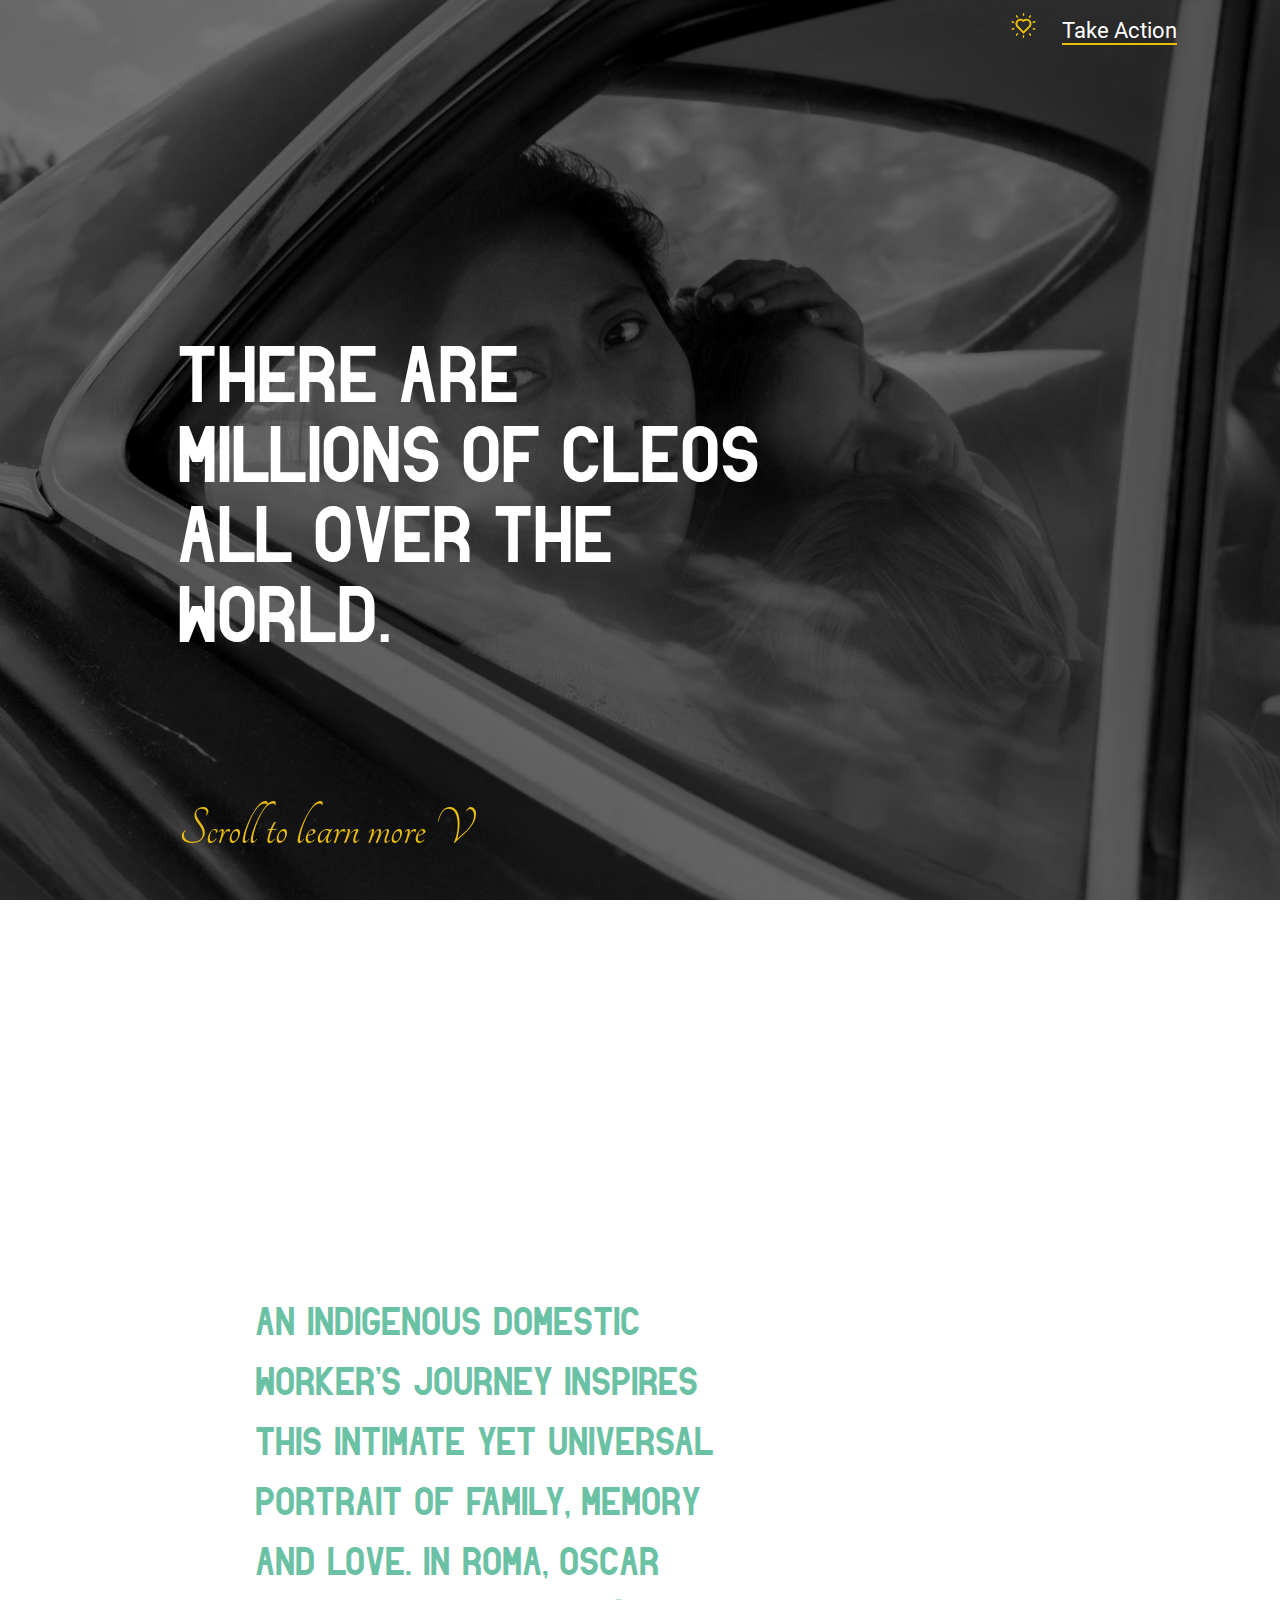
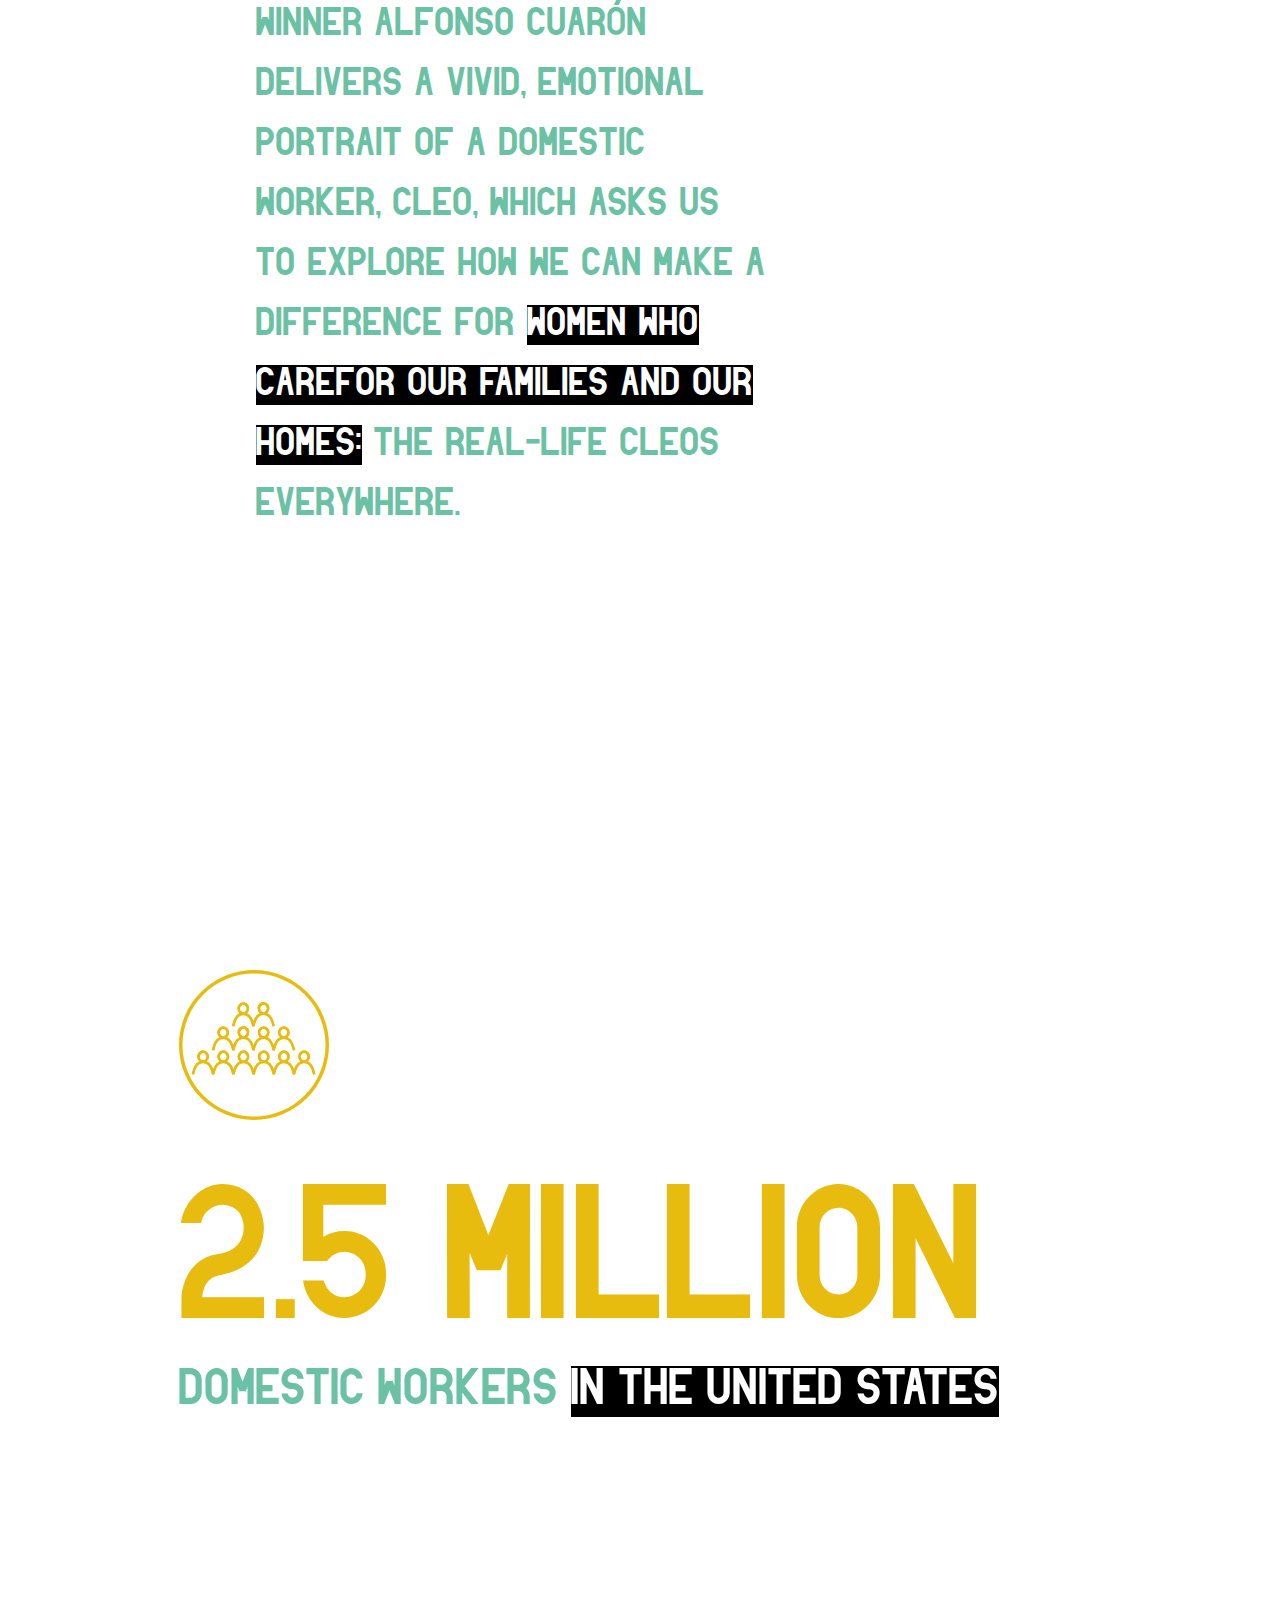
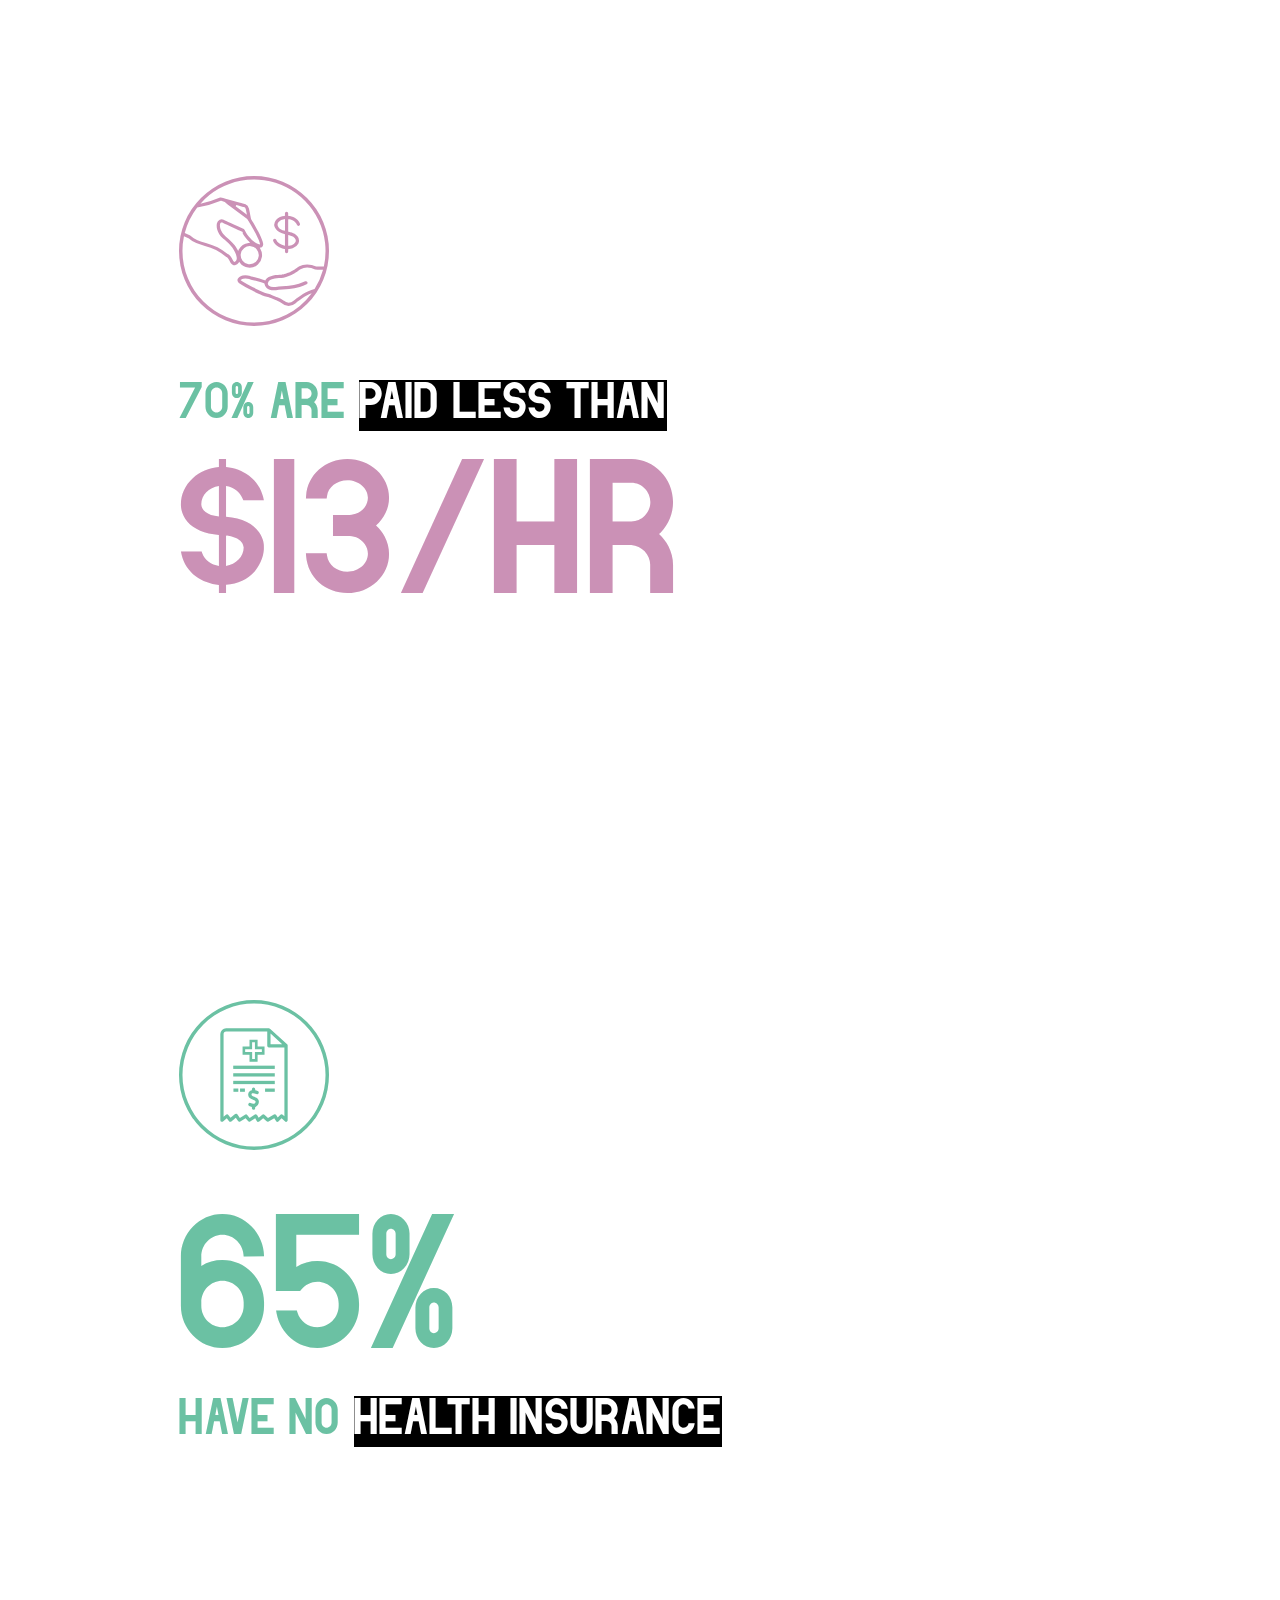
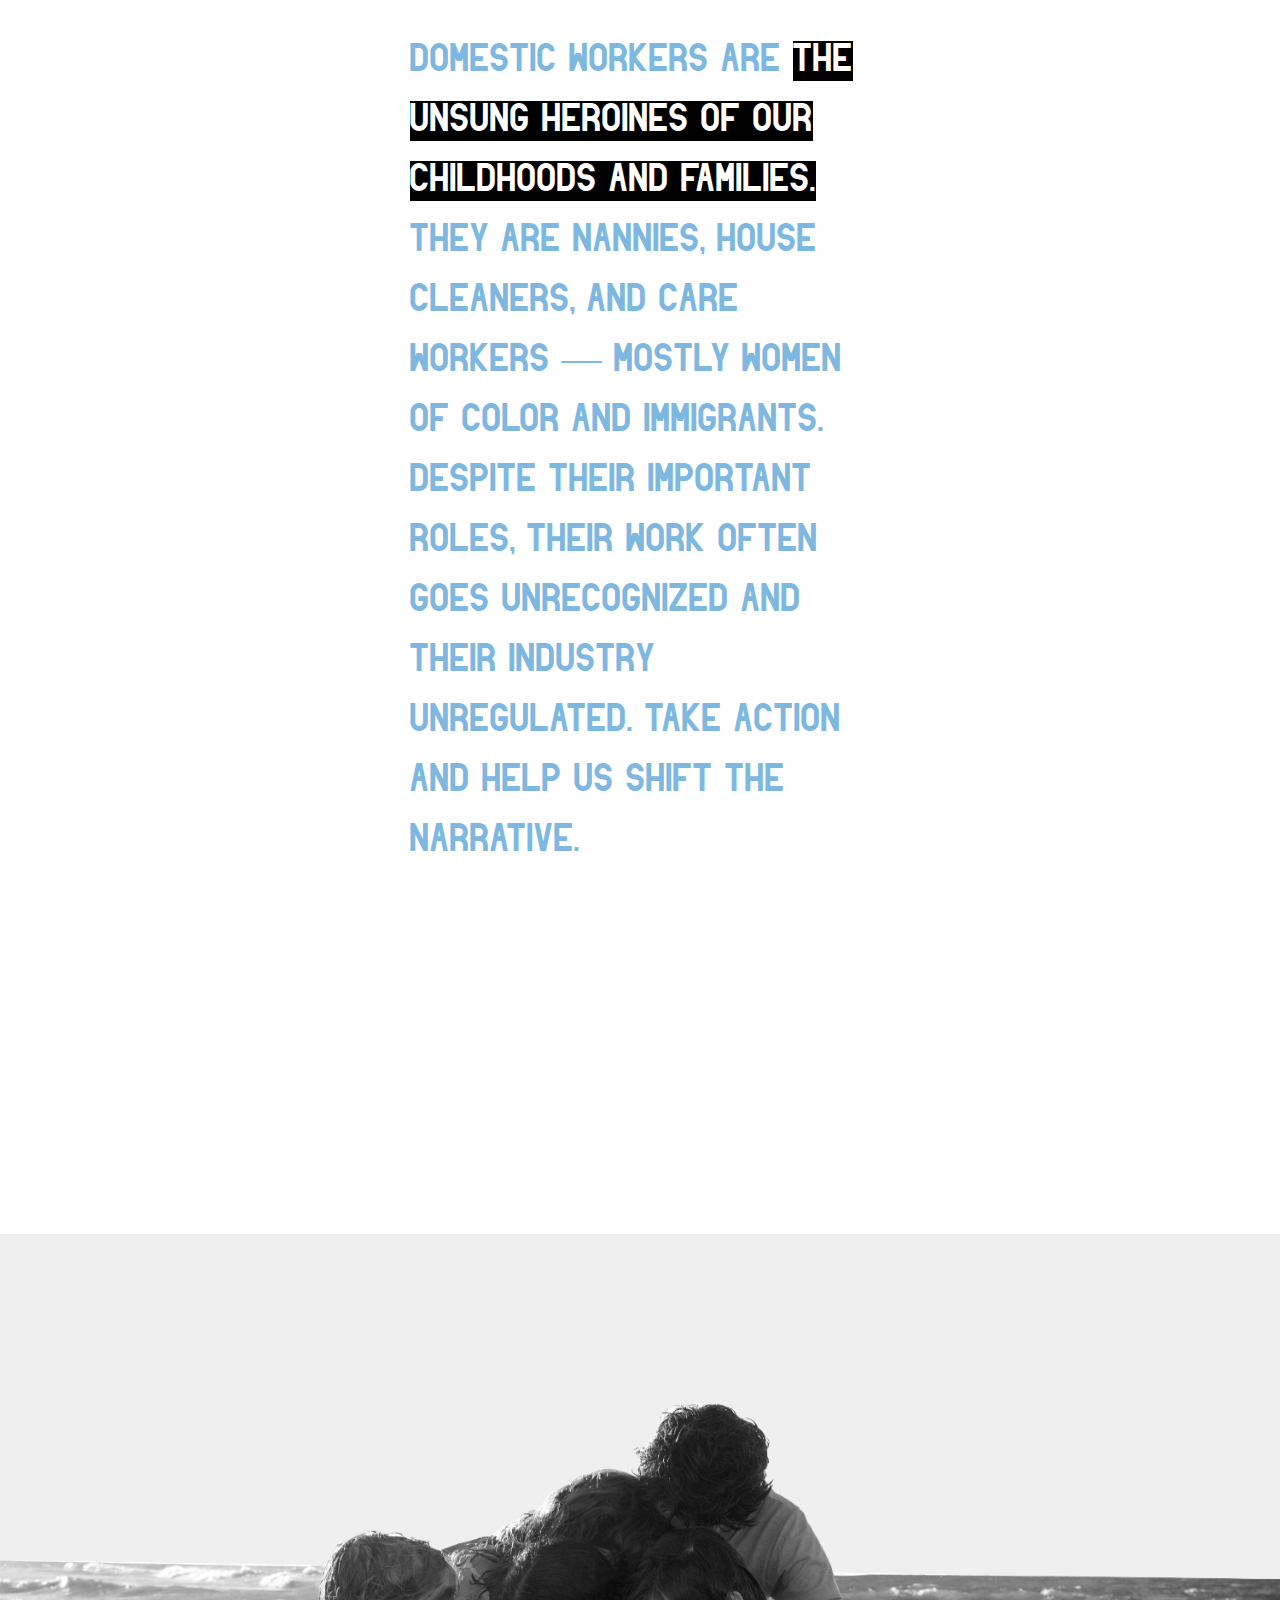
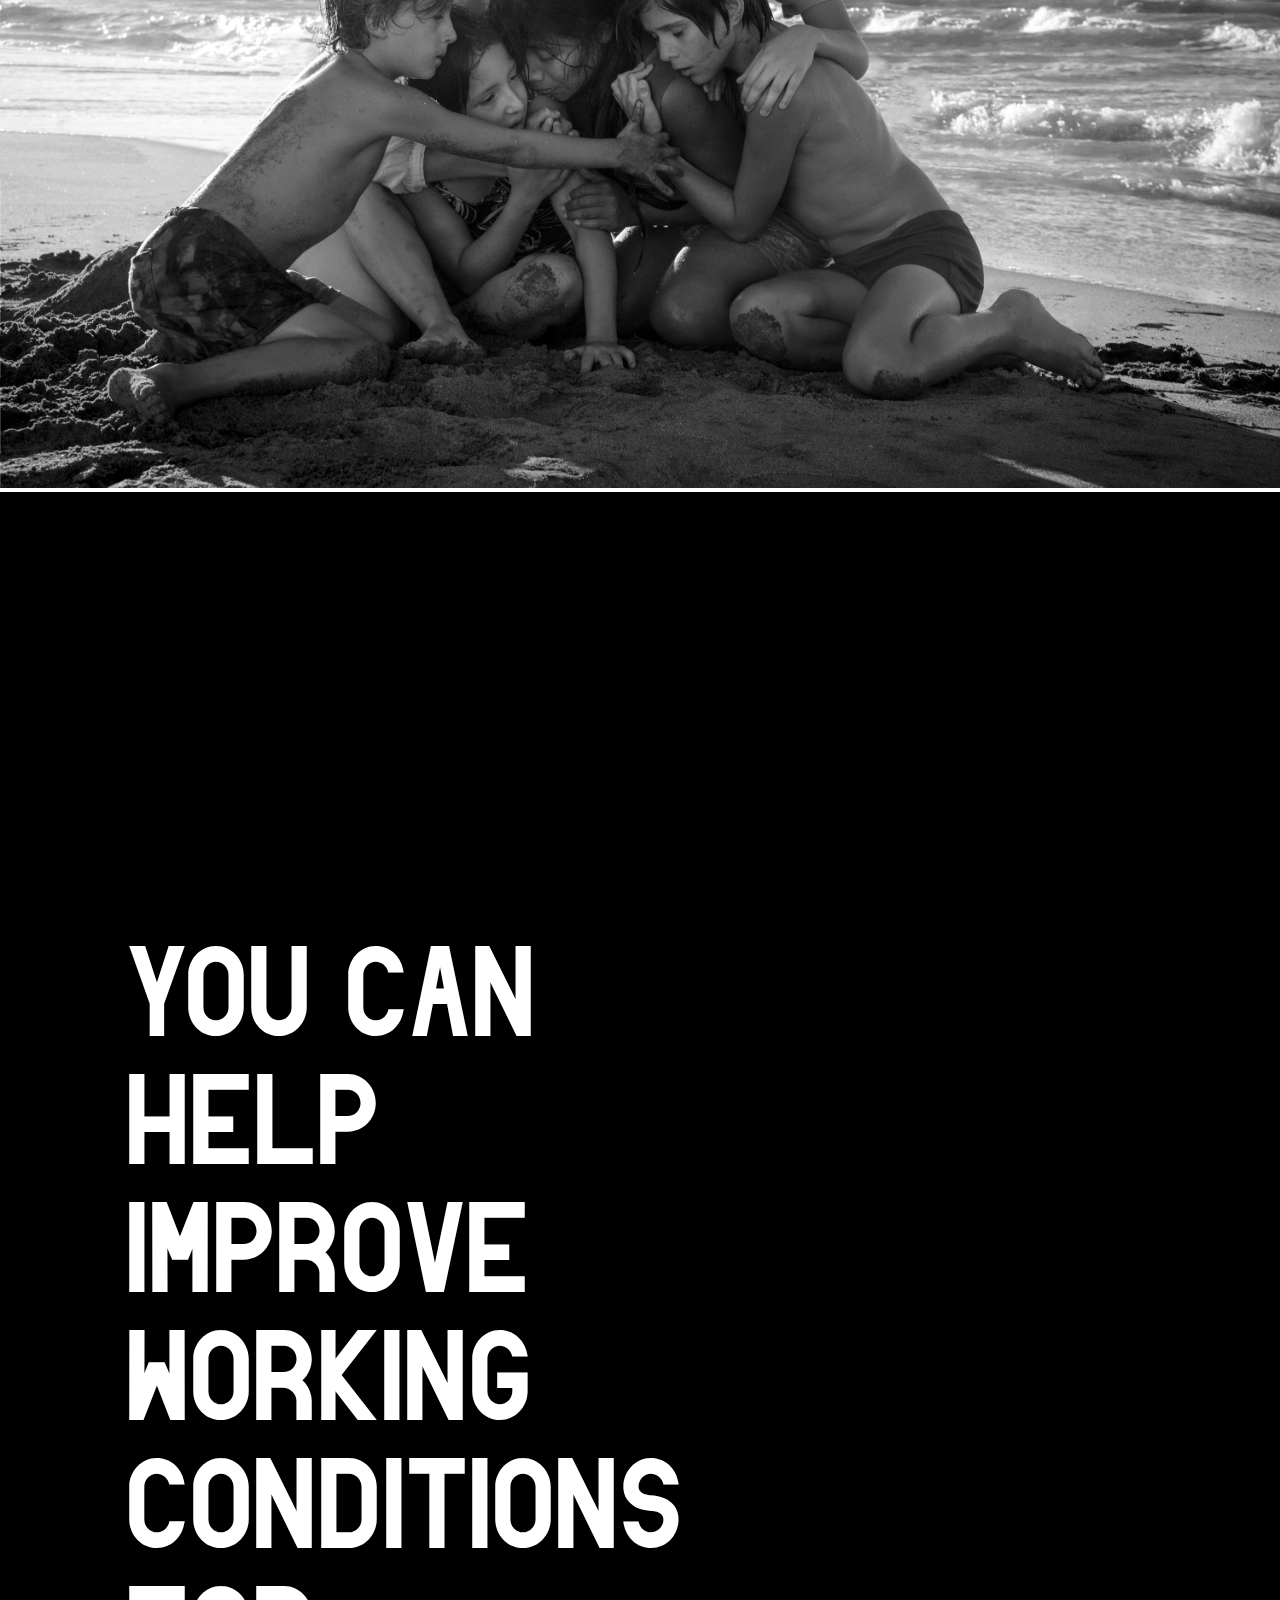
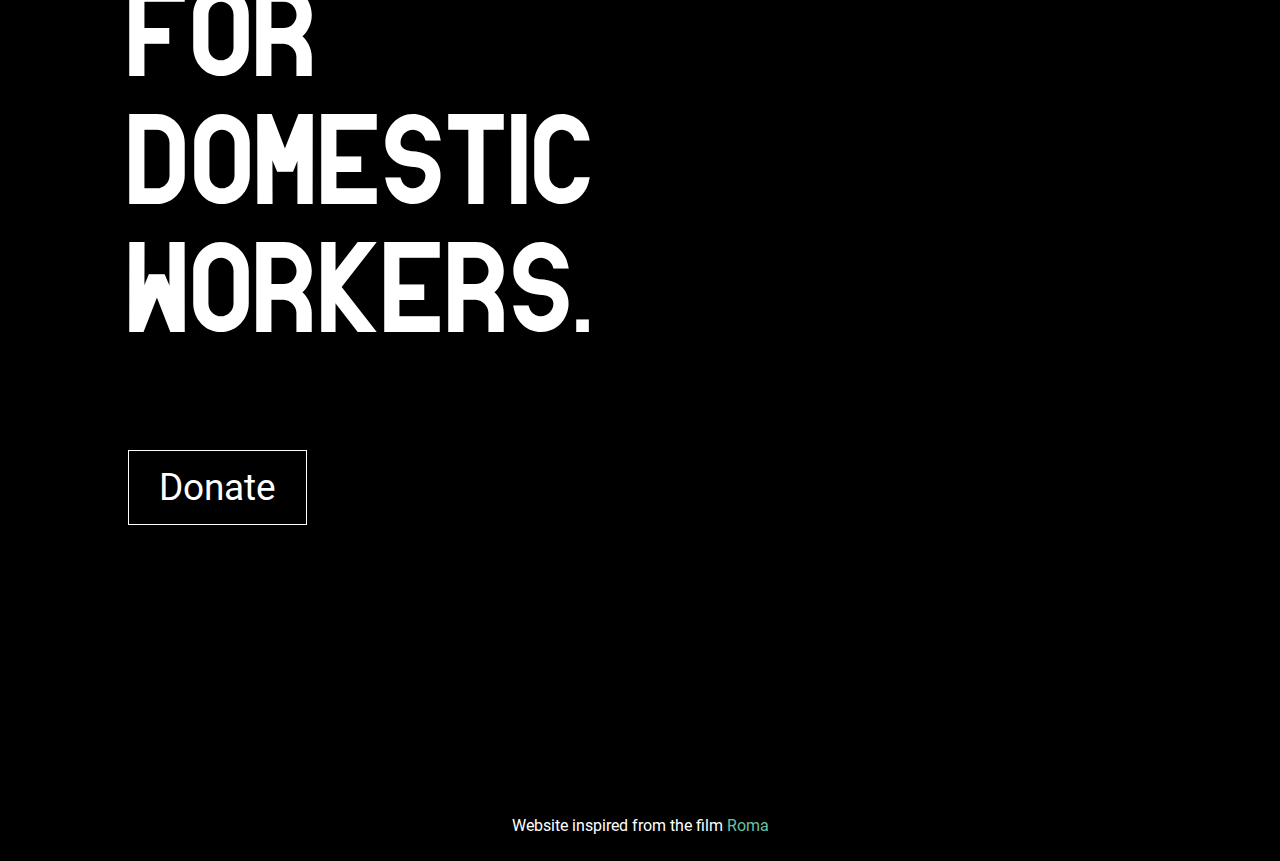
<file: index.html>
<!DOCTYPE html>
<html lang="en">

<head>
    <meta charset="UTF-8">
    <meta http-equiv="X-UA-Compatible" content="IE=edge">
    <meta name="viewport" content="width=device-width, initial-scale=1.0">
    <title></title>
    <link rel="stylesheet" href="assets/css/style.css">
</head>

<body>
    <header>
        <img src="assets/img/heart.svg" alt="">
        <a href="#">Take Action</a>
    </header>
    <main>
        <section>
            <!-- hero -->
            <article id="hero">
                <h1>THERE ARE MILLIONS OF CLEOS ALL OVER THE WORLD.</h1>
                <p>Scroll to learn more V</p>
            </article>

            <!-- introduction -->
            <article id="introduction">
                <p>AN INDIGENOUS DOMESTIC WORKER’S JOURNEY INSPIRES THIS INTIMATE
                    YET UNIVERSAL PORTRAIT OF FAMILY, MEMORY AND LOVE. IN ROMA, OSCAR WINNER ALFONSO CUARÓN DELIVERS
                    A VIVID, EMOTIONAL PORTRAIT OF A DOMESTIC WORKER, CLEO, WHICH ASKS US TO EXPLORE HOW WE CAN MAKE
                    A DIFFERENCE FOR <span>WOMEN WHO CAREFOR OUR FAMILIES AND OUR HOMES:</span>
                    THE REAL-LIFE CLEOS EVERYWHERE.
                </p>
            </article>

            <!-- workers -->
            <article id="workers">
                <img class="svg" src="assets/img/stat-workers-color.svg" alt="picWorkers">
                <h2>2.5 million</h2>
                <h3> Domestic workers <span>in the United States</span></h3>
            </article>

            <!-- paid -->
            <article id="paid">
                <img class="svg" src="assets/img/stat-pay-color.svg" alt="picPay">
                <h3>70% are <span>paid less than</span> </h3>
                <h2>$13/Hr</h2>
            </article>

            <!-- insurance -->
            <article id="insurance">
                <img class="svg" src="assets/img/stat-health-color.svg" alt="picHealth">
                <h2>65%</h2>
                <h3> Have no <span>health insurance</span></h3>
                <p>DOMESTIC WORKERS ARE <span class:="screenSpan">THE UNSUNG HEROINES OF OUR CHILDHOODS AND
                        FAMILIES.</span> THEY ARE
                    NANNIES, HOUSE
                    CLEANERS, AND CARE WORKERS — MOSTLY WOMEN OF COLOR AND IMMIGRANTS. DESPITE THEIR IMPORTANT ROLES,
                    THEIR WORK OFTEN GOES UNRECOGNIZED AND THEIR INDUSTRY UNREGULATED. TAKE ACTION AND HELP US SHIFT THE
                    NARRATIVE.</p>
            </article>

        </section>

        <section>
            <article>
                <img id="picKids" src="assets/img/kid.png" alt="PicKids">
            </article>
        </section>

    </main>
    <footer>
        <p class="firstTextOfFooter"> YOU CAN HELP IMPROVE WORKING CONDITIONS FOR DOMESTIC WORKERS.</p>
        <a class="btnLinkToDonate" href="#">Donate</a>
        <p>Website inspired from the film <a class="linkToFilm" href="#">Roma</a></p>
    </footer>
</body>

</html>
</file>
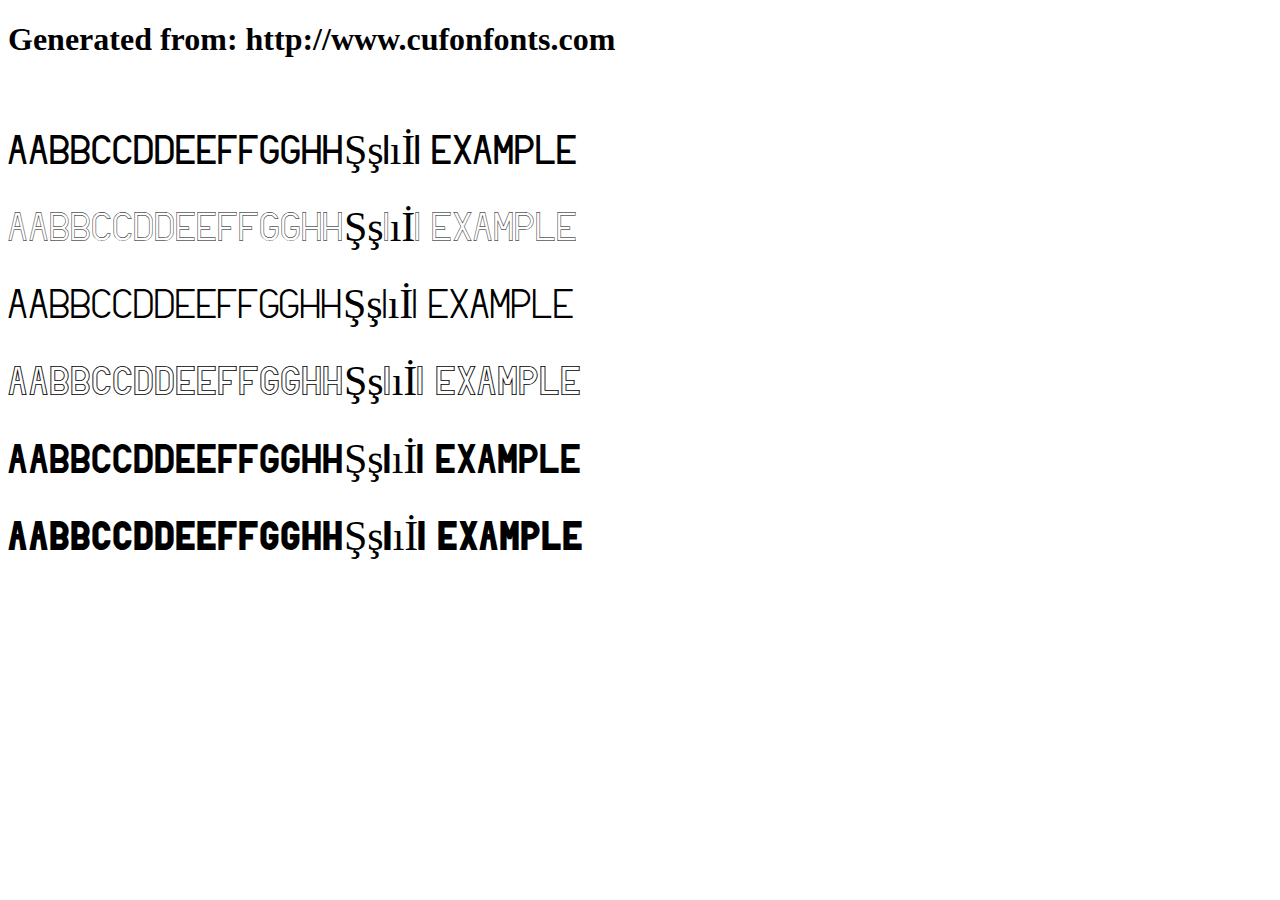
<file: assets/font/santio/example.html>
<!DOCTYPE html>
<html xmlns="http://www.w3.org/1999/xhtml">
<head>
    <meta http-equiv="Content-Type" content="text/html; charset=utf-8"/>
    <link rel="stylesheet" type="text/css"
          href="style.css"/>
</head>

<body>

<h1>Generated from: http://www.cufonfonts.com</h1><br/>
<h1 style="font-family:'Santio Regular';font-weight:normal;font-size:42px">AaBbCcDdEeFfGgHhŞşIıİi Example</h1>
<h1 style="font-family:'Santio Inline';font-weight:normal;font-size:42px">AaBbCcDdEeFfGgHhŞşIıİi Example</h1>
<h1 style="font-family:'Santio Light';font-weight:normal;font-size:42px">AaBbCcDdEeFfGgHhŞşIıİi Example</h1>
<h1 style="font-family:'Santio Boldline';font-weight:normal;font-size:42px">AaBbCcDdEeFfGgHhŞşIıİi Example</h1>
<h1 style="font-family:'Santio Bold';font-weight:normal;font-size:42px">AaBbCcDdEeFfGgHhŞşIıİi Example</h1>
<h1 style="font-family:'Santio Black';font-weight:normal;font-size:42px">AaBbCcDdEeFfGgHhŞşIıİi Example</h1>


</body>
</html>
</file>
<file: assets/css/style.css>
@font-face {
    font-family: SantioBold;
    src: url(../font/santio/Santio\ Bold.woff);
}

@font-face {
    font-family: Roboto;
    src: url(../font/Roboto/Roboto-Regular.ttf);
}

@font-face {
    font-family: Tangerine;
    src: url(../font/Tangerine/Tangerine-Regular.ttf);
}

* {
    margin: 0;
    padding: 0;
    box-sizing: border-box;
    color: #fff;
}

body {
    background: linear-gradient(0deg, rgba(0, 0, 0, .5), rgba(0, 0, 0, .5)),
        url(../img/cleo-topper.jpg) no-repeat;
    background-position: center;
    background-size: cover;
    background-attachment: fixed;
}

header {
    margin-top: 1%;
    padding-left: 79%;
}

header img {
    height: 25px;
    width: 25px;
    margin-right: 8%;
}

header a {
    border-bottom: 2px solid #e7bc0e;
    font-family: roboto;
    font-size: 1.4rem;
}


/* ----- general ----- */
a {
    text-decoration: none;
}

h1,
h2,
h3,
p {
    font-family: SantioBold;
}

h1 {
    font-size: 1.5rem;
}

h2 {
    font-size: 12rem;
}

h3 {
    font-size: 3.2rem;
}

#introduction p,
#insurance p {
    font-size: 2.5rem;
    line-height: 60px;
    word-spacing: 2px;
}

Span {
    background-color: #000;
}

.svg {
    height: 150px;
    width: 150px;
    margin-bottom: 50px;
}


/* ---------- section 1 ---------- */
section:nth-of-type(1) article {
    padding: 14%;
}


/* ----- hero ----- */
#hero h1 {
    font-size: 5rem;
    margin: 13% 0% 0% 0%;
    width: 67%;
}

#hero p {
    font-family: tangerine;
    font-size: 3.5rem;
    color: #e7bc0e;
    margin-top: 15%;
}


/* ----- introduction ----- */
#introduction {
    /* height: 100vh; */
    padding: 20%;
    width: 80%;
}

#introduction p {
    color: #6bc1a3;
}


/* ----- workers ----- */
#workers h2,
h3 {
    color: #e7bc0e;
}


/* ----- paid ----- */
#paid h3 {
    margin-bottom: 2%;
}

#paid h2,
h3 {
    color: #cb91b6;
}


/* ----- insurance ----- */
#insurance {
    height: unset;
}

#insurance h2,
h3 {
    color: #6bc1a3;
}

#insurance p {
    color: #7eb8e1;
    padding: 20% 25%;
}

/* section 2 */
section:nth-of-type(2) article:nth-of-type(1) img {
    background: #efefef;
    background-image: url(../img/see.png);
}

#picKids {
    width: 100%;
    background-size: cover;
}

/* footer */
footer {
    background-color: #000;
    padding: 35% 10% 2% 10%;
    width: auto;
}

footer p:nth-of-type(2),
a {
    font-family: Roboto;
}

.firstTextOfFooter {
    font-size: 8.0rem;
    width: 65%;
    margin-bottom: 10%;
}

.btnLinkToDonate {
    font-size: 2.3rem;
    padding: 15px 30px;
    border: 1px solid #fff;
}

.btnLinkToDonate:hover {
    box-shadow: 2px 2px 0 #fff;
}

footer p:nth-of-type(2) {
    font-size: 1rem;
    text-align: center;
    margin-top: 30%;
}

.linkToFilm {
    color: #6bc1a3;
}

.linkToFilm:hover {
    text-decoration: underline;
}
</file>
<file: assets/font/santio/style.css>
/* #### Generated By: http://www.cufonfonts.com #### */

    @font-face {
    font-family: 'Santio Regular';
    font-style: normal;
    font-weight: normal;
    src: local('Santio Regular'), url('Santio regular.woff') format('woff');
    }
    

    @font-face {
    font-family: 'Santio Inline';
    font-style: normal;
    font-weight: normal;
    src: local('Santio Inline'), url('Santio Inline.woff') format('woff');
    }
    

    @font-face {
    font-family: 'Santio Light';
    font-style: normal;
    font-weight: normal;
    src: local('Santio Light'), url('Santio light.woff') format('woff');
    }
    

    @font-face {
    font-family: 'Santio Boldline';
    font-style: normal;
    font-weight: normal;
    src: local('Santio Boldline'), url('Santio Boldline.woff') format('woff');
    }
    

    @font-face {
    font-family: 'Santio Bold';
    font-style: normal;
    font-weight: normal;
    src: local('Santio Bold'), url('Santio Bold.woff') format('woff');
    }
    

    @font-face {
    font-family: 'Santio Black';
    font-style: normal;
    font-weight: normal;
    src: local('Santio Black'), url('Santio Black.woff') format('woff');
    }
</file>
